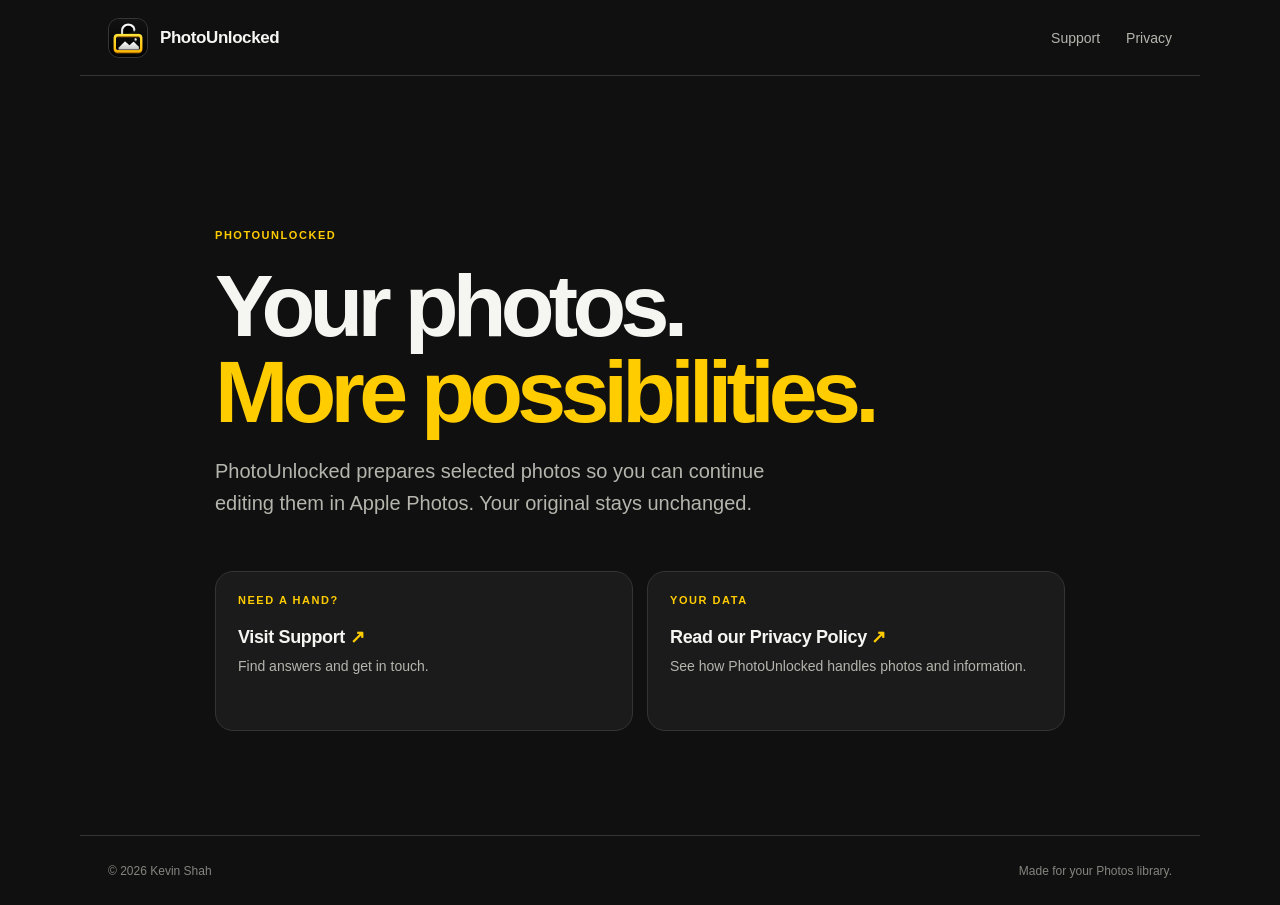
<file: index.html>
<!doctype html>
<html lang="en">
<head>
  <meta charset="utf-8">
  <meta name="viewport" content="width=device-width, initial-scale=1">
  <meta name="theme-color" content="#111111">
  <meta name="description" content="PhotoUnlocked support and privacy information.">
  <title>PhotoUnlocked — Help and Privacy</title>
  <link rel="icon" type="image/svg+xml" href="./assets/photounlocked-icon.svg?v=2">
  <link rel="stylesheet" href="./styles.css">
</head>
<body>
  <header class="site-header">
    <a class="brand" href="./" aria-label="PhotoUnlocked home"><img class="brand-icon" src="./assets/photounlocked-icon.png?v=1" alt="">PhotoUnlocked</a>
    <nav aria-label="Main navigation"><a href="./support/">Support</a><a href="./privacy/">Privacy</a></nav>
  </header>
  <main class="home-main">
    <p class="eyebrow">PHOTOUNLOCKED</p>
    <h1>Your photos.<br><span>More possibilities.</span></h1>
    <p class="intro">PhotoUnlocked prepares selected photos so you can continue editing them in Apple Photos. Your original stays unchanged.</p>
    <div class="link-grid">
      <a class="link-card" href="./support/"><span class="card-kicker">NEED A HAND?</span><strong>Visit Support <span aria-hidden="true">↗</span></strong><span>Find answers and get in touch.</span></a>
      <a class="link-card" href="./privacy/"><span class="card-kicker">YOUR DATA</span><strong>Read our Privacy Policy <span aria-hidden="true">↗</span></strong><span>See how PhotoUnlocked handles photos and information.</span></a>
    </div>
  </main>
  <footer><span>© 2026 Kevin Shah</span><span>Made for your Photos library.</span></footer>
</body>
</html>
</file>
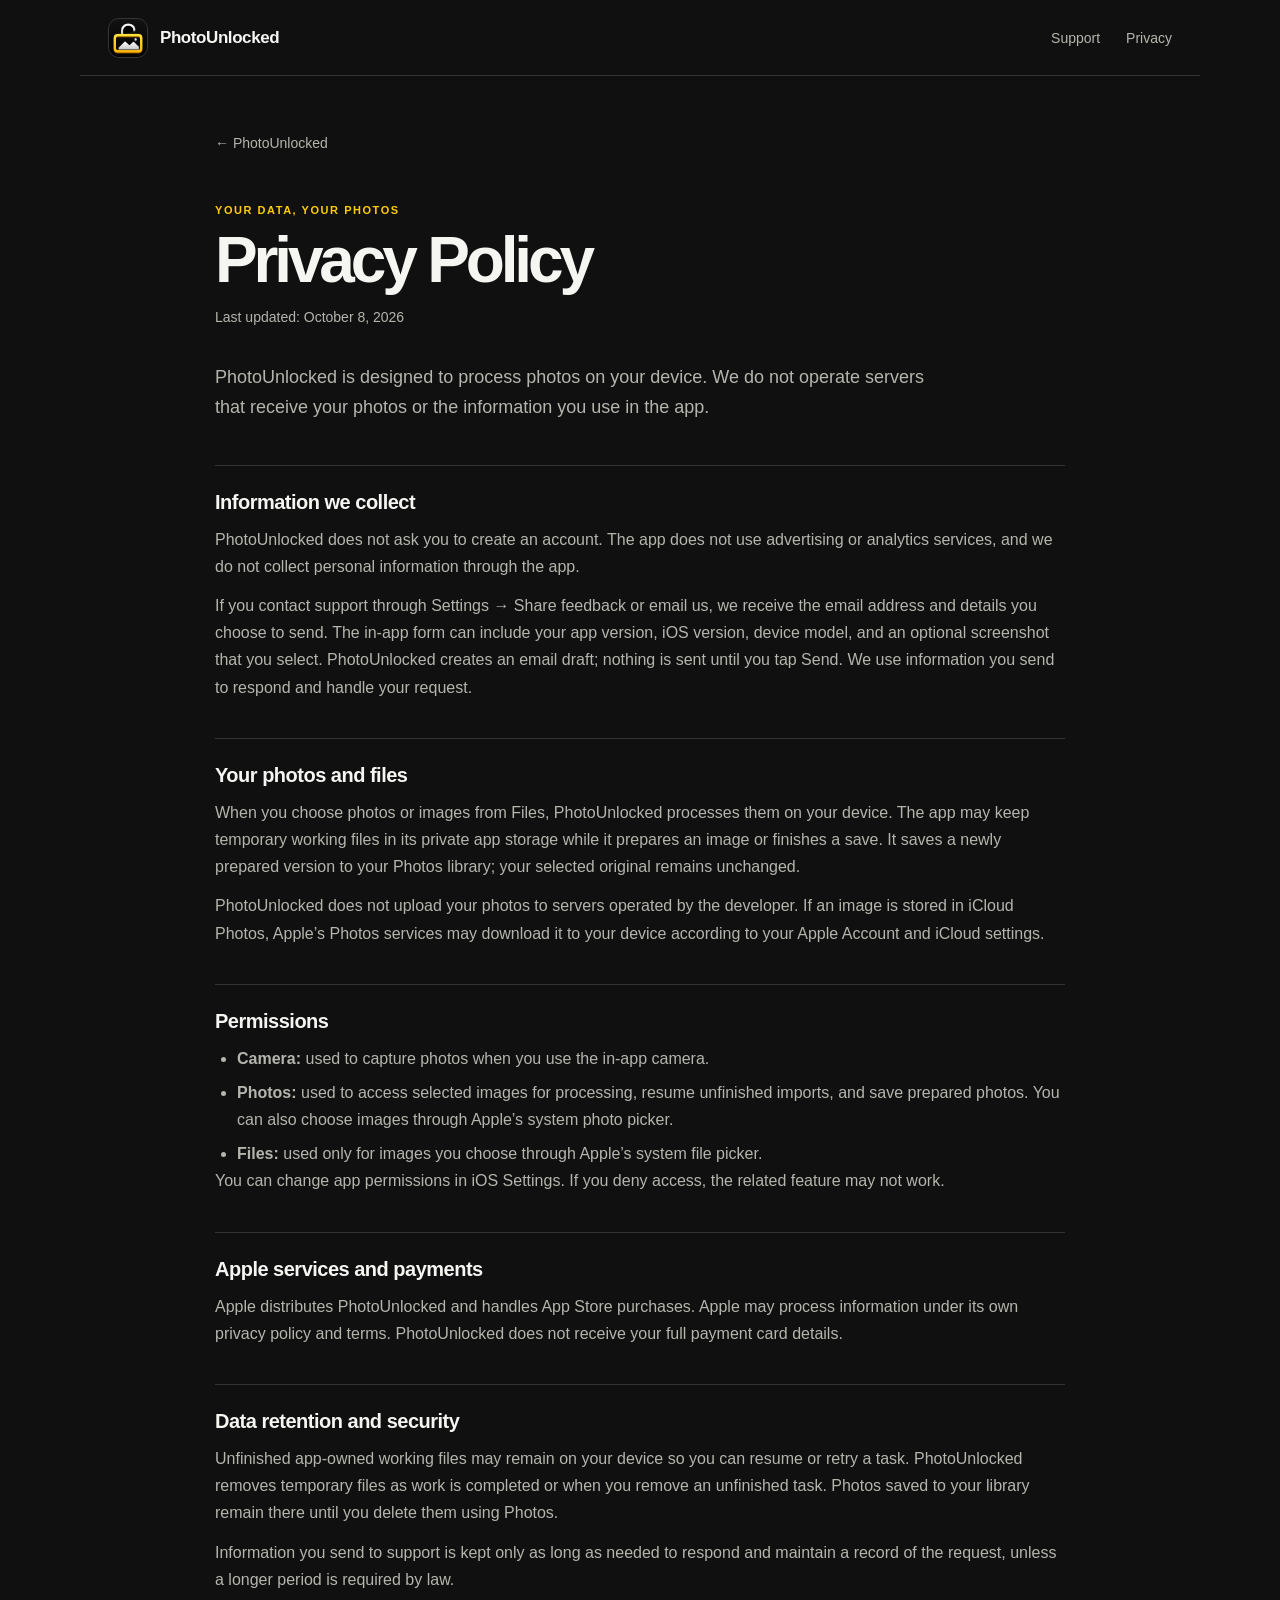
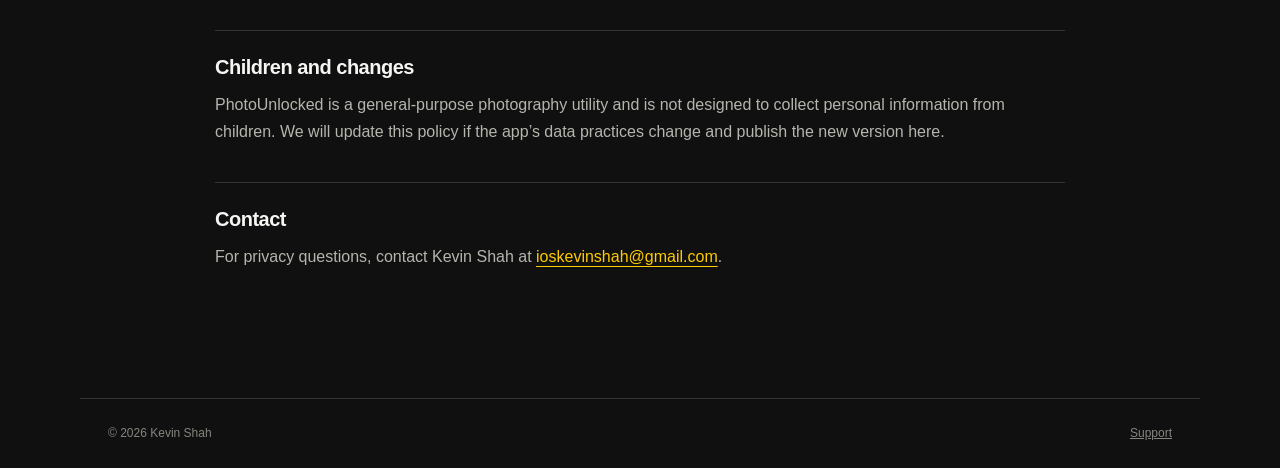
<file: privacy/index.html>
<!doctype html>
<html lang="en">
<head>
  <meta charset="utf-8">
  <meta name="viewport" content="width=device-width, initial-scale=1">
  <meta name="theme-color" content="#111111">
  <meta name="description" content="PhotoUnlocked Privacy Policy.">
  <title>Privacy Policy — PhotoUnlocked</title>
  <link rel="icon" type="image/svg+xml" href="../assets/photounlocked-icon.svg?v=2">
  <link rel="stylesheet" href="../styles.css">
</head>
<body>
  <header class="site-header">
    <a class="brand" href="../" aria-label="PhotoUnlocked home"><img class="brand-icon" src="../assets/photounlocked-icon.png?v=1" alt="">PhotoUnlocked</a>
    <nav aria-label="Main navigation"><a href="../support/">Support</a><a href="./" aria-current="page">Privacy</a></nav>
  </header>
  <main class="page-main">
    <a class="back-link" href="../">← PhotoUnlocked</a>
    <p class="eyebrow">YOUR DATA, YOUR PHOTOS</p>
    <h1>Privacy Policy</h1>
    <p class="updated">Last updated: October 8, 2026</p>
    <p class="lead">PhotoUnlocked is designed to process photos on your device. We do not operate servers that receive your photos or the information you use in the app.</p>

    <section class="content-section">
      <h2>Information we collect</h2>
      <p>PhotoUnlocked does not ask you to create an account. The app does not use advertising or analytics services, and we do not collect personal information through the app.</p>
      <p>If you contact support through Settings → Share feedback or email us, we receive the email address and details you choose to send. The in-app form can include your app version, iOS version, device model, and an optional screenshot that you select. PhotoUnlocked creates an email draft; nothing is sent until you tap Send. We use information you send to respond and handle your request.</p>
    </section>

    <section class="content-section">
      <h2>Your photos and files</h2>
      <p>When you choose photos or images from Files, PhotoUnlocked processes them on your device. The app may keep temporary working files in its private app storage while it prepares an image or finishes a save. It saves a newly prepared version to your Photos library; your selected original remains unchanged.</p>
      <p>PhotoUnlocked does not upload your photos to servers operated by the developer. If an image is stored in iCloud Photos, Apple’s Photos services may download it to your device according to your Apple Account and iCloud settings.</p>
    </section>

    <section class="content-section">
      <h2>Permissions</h2>
      <ul>
        <li><strong>Camera:</strong> used to capture photos when you use the in-app camera.</li>
        <li><strong>Photos:</strong> used to access selected images for processing, resume unfinished imports, and save prepared photos. You can also choose images through Apple’s system photo picker.</li>
        <li><strong>Files:</strong> used only for images you choose through Apple’s system file picker.</li>
      </ul>
      <p>You can change app permissions in iOS Settings. If you deny access, the related feature may not work.</p>
    </section>

    <section class="content-section">
      <h2>Apple services and payments</h2>
      <p>Apple distributes PhotoUnlocked and handles App Store purchases. Apple may process information under its own privacy policy and terms. PhotoUnlocked does not receive your full payment card details.</p>
    </section>

    <section class="content-section">
      <h2>Data retention and security</h2>
      <p>Unfinished app-owned working files may remain on your device so you can resume or retry a task. PhotoUnlocked removes temporary files as work is completed or when you remove an unfinished task. Photos saved to your library remain there until you delete them using Photos.</p>
      <p>Information you send to support is kept only as long as needed to respond and maintain a record of the request, unless a longer period is required by law.</p>
    </section>

    <section class="content-section">
      <h2>Children and changes</h2>
      <p>PhotoUnlocked is a general-purpose photography utility and is not designed to collect personal information from children. We will update this policy if the app’s data practices change and publish the new version here.</p>
    </section>

    <section class="content-section">
      <h2>Contact</h2>
      <p>For privacy questions, contact Kevin Shah at <a class="text-link" href="mailto:ioskevinshah@gmail.com?subject=PhotoUnlocked%20privacy">ioskevinshah@gmail.com</a>.</p>
    </section>
  </main>
  <footer><span>© 2026 Kevin Shah</span><a href="../support/">Support</a></footer>
</body>
</html>
</file>
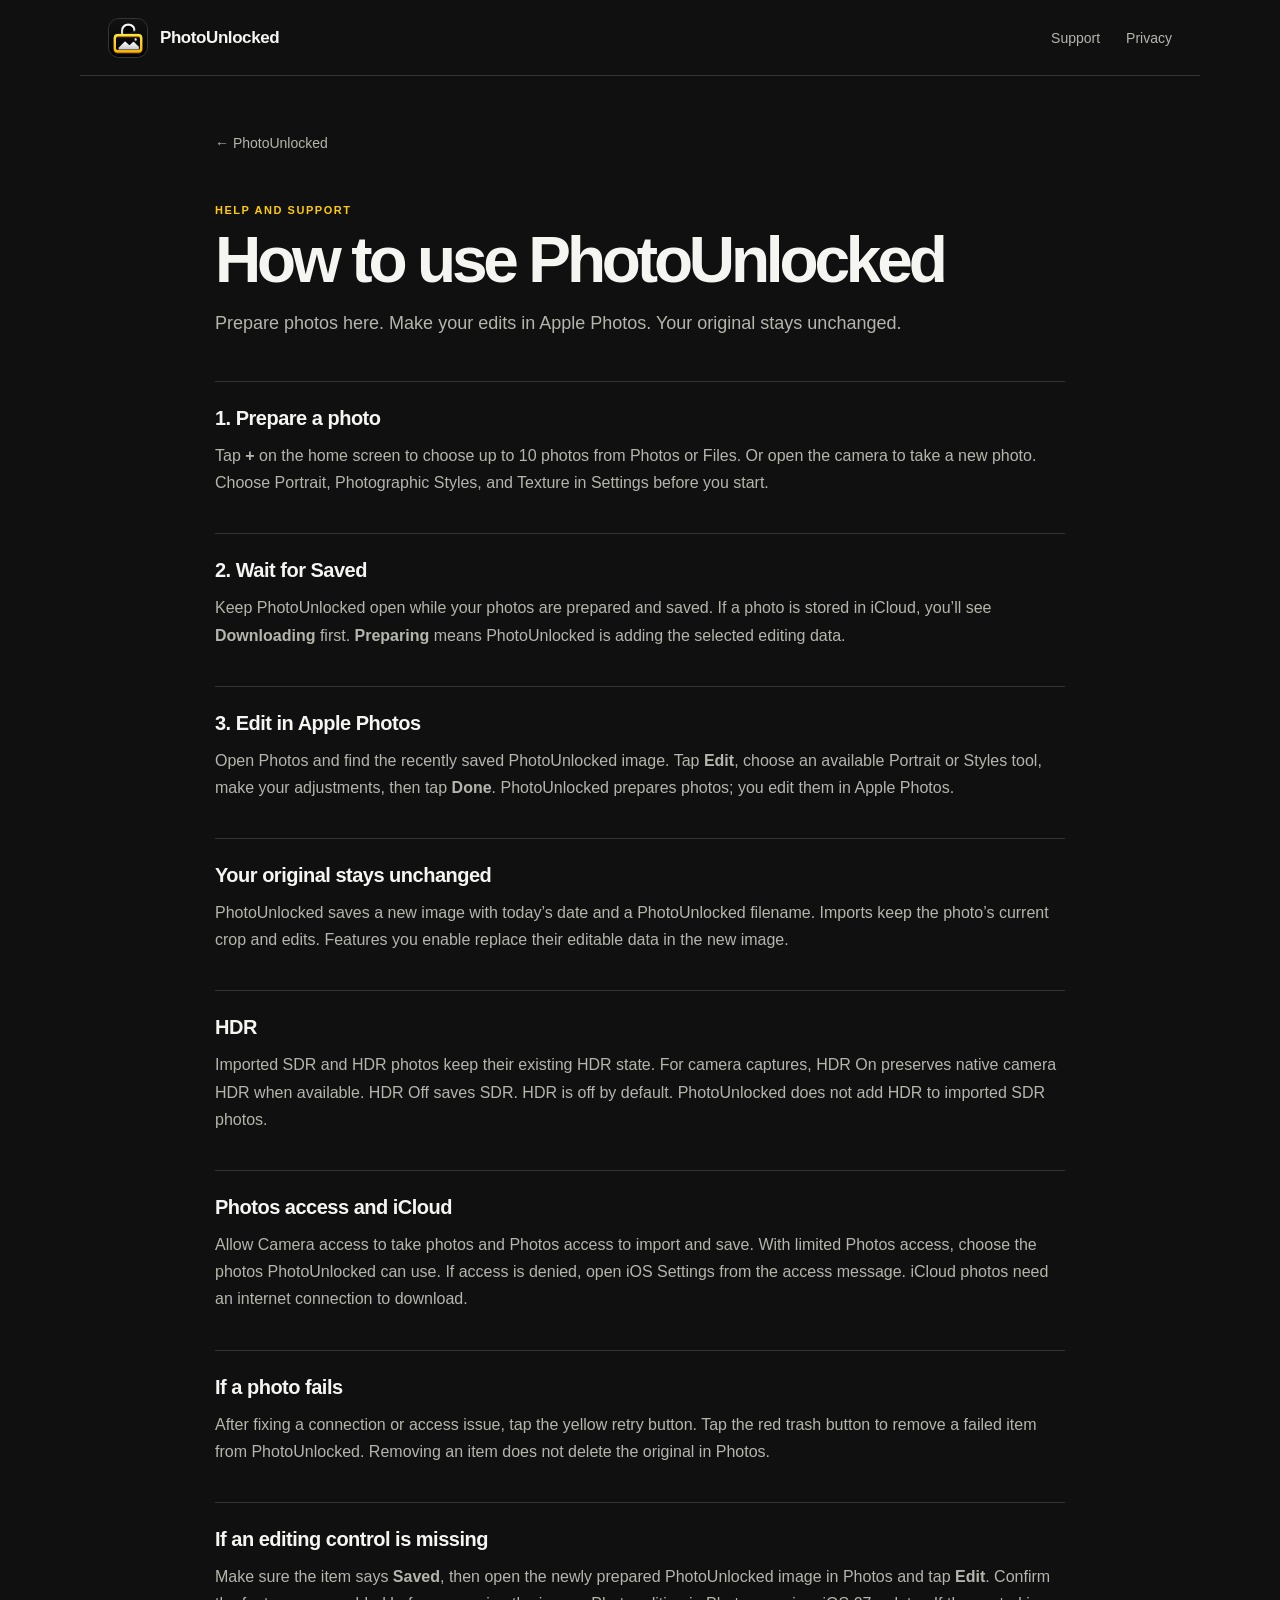
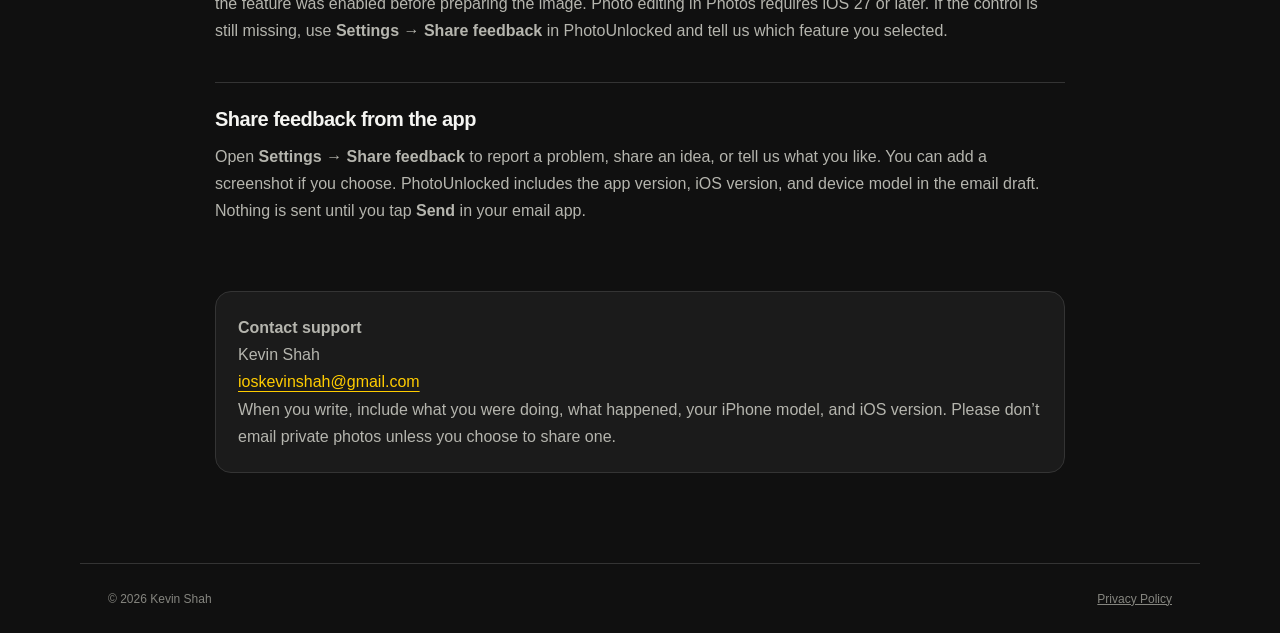
<file: support/index.html>
<!doctype html>
<html lang="en">
<head>
  <meta charset="utf-8">
  <meta name="viewport" content="width=device-width, initial-scale=1">
  <meta name="theme-color" content="#111111">
  <meta name="description" content="Help and contact information for PhotoUnlocked.">
  <title>Help and Support — PhotoUnlocked</title>
  <link rel="icon" type="image/svg+xml" href="../assets/photounlocked-icon.svg?v=2">
  <link rel="stylesheet" href="../styles.css">
</head>
<body>
  <header class="site-header">
    <a class="brand" href="../" aria-label="PhotoUnlocked home"><img class="brand-icon" src="../assets/photounlocked-icon.png?v=1" alt="">PhotoUnlocked</a>
    <nav aria-label="Main navigation"><a href="./" aria-current="page">Support</a><a href="../privacy/">Privacy</a></nav>
  </header>
  <main class="page-main">
    <a class="back-link" href="../">← PhotoUnlocked</a>
    <p class="eyebrow">HELP AND SUPPORT</p>
    <h1>How to use PhotoUnlocked</h1>
    <p class="lead">Prepare photos here. Make your edits in Apple Photos. Your original stays unchanged.</p>

    <section class="content-section">
      <h2>1. Prepare a photo</h2>
      <p>Tap <strong>+</strong> on the home screen to choose up to 10 photos from Photos or Files. Or open the camera to take a new photo. Choose Portrait, Photographic Styles, and Texture in Settings before you start.</p>
    </section>
    <section class="content-section">
      <h2>2. Wait for Saved</h2>
      <p>Keep PhotoUnlocked open while your photos are prepared and saved. If a photo is stored in iCloud, you’ll see <strong>Downloading</strong> first. <strong>Preparing</strong> means PhotoUnlocked is adding the selected editing data.</p>
    </section>
    <section class="content-section">
      <h2>3. Edit in Apple Photos</h2>
      <p>Open Photos and find the recently saved PhotoUnlocked image. Tap <strong>Edit</strong>, choose an available Portrait or Styles tool, make your adjustments, then tap <strong>Done</strong>. PhotoUnlocked prepares photos; you edit them in Apple Photos.</p>
    </section>
    <section class="content-section">
      <h2>Your original stays unchanged</h2>
      <p>PhotoUnlocked saves a new image with today’s date and a PhotoUnlocked filename. Imports keep the photo’s current crop and edits. Features you enable replace their editable data in the new image.</p>
    </section>
    <section class="content-section">
      <h2>HDR</h2>
      <p>Imported SDR and HDR photos keep their existing HDR state. For camera captures, HDR On preserves native camera HDR when available. HDR Off saves SDR. HDR is off by default. PhotoUnlocked does not add HDR to imported SDR photos.</p>
    </section>
    <section class="content-section">
      <h2>Photos access and iCloud</h2>
      <p>Allow Camera access to take photos and Photos access to import and save. With limited Photos access, choose the photos PhotoUnlocked can use. If access is denied, open iOS Settings from the access message. iCloud photos need an internet connection to download.</p>
    </section>
    <section class="content-section">
      <h2>If a photo fails</h2>
      <p>After fixing a connection or access issue, tap the yellow retry button. Tap the red trash button to remove a failed item from PhotoUnlocked. Removing an item does not delete the original in Photos.</p>
    </section>
    <section class="content-section">
      <h2>If an editing control is missing</h2>
      <p>Make sure the item says <strong>Saved</strong>, then open the newly prepared PhotoUnlocked image in Photos and tap <strong>Edit</strong>. Confirm the feature was enabled before preparing the image. Photo editing in Photos requires iOS 27 or later. If the control is still missing, use <strong>Settings → Share feedback</strong> in PhotoUnlocked and tell us which feature you selected.</p>
    </section>
    <section class="content-section">
      <h2>Share feedback from the app</h2>
      <p>Open <strong>Settings → Share feedback</strong> to report a problem, share an idea, or tell us what you like. You can add a screenshot if you choose. PhotoUnlocked includes the app version, iOS version, and device model in the email draft. Nothing is sent until you tap <strong>Send</strong> in your email app.</p>
    </section>

    <div class="contact-box">
      <p><strong>Contact support</strong><br>Kevin Shah<br><a class="text-link" href="mailto:ioskevinshah@gmail.com?subject=PhotoUnlocked%20support">ioskevinshah@gmail.com</a><br><span>When you write, include what you were doing, what happened, your iPhone model, and iOS version. Please don’t email private photos unless you choose to share one.</span></p>
    </div>
  </main>
  <footer><span>© 2026 Kevin Shah</span><a href="../privacy/">Privacy Policy</a></footer>
</body>
</html>
</file>
<file: styles.css>
:root {
  color-scheme: dark;
  --bg: #101010;
  --surface: #1b1b1b;
  --line: #343434;
  --text: #f5f5f2;
  --muted: #b5b5ae;
  --yellow: #ffcc00;
  font-family: -apple-system, BlinkMacSystemFont, "Segoe UI", sans-serif;
}

* { box-sizing: border-box; }
html { min-height: 100%; background: var(--bg); }
body { min-height: 100vh; margin: 0; background: var(--bg); color: var(--text); }
a { color: inherit; }
a:focus-visible { outline: 3px solid var(--yellow); outline-offset: 5px; }
.site-header { height: 76px; display: flex; align-items: center; justify-content: space-between; max-width: 1120px; margin: 0 auto; padding: 0 28px; border-bottom: 1px solid var(--line); }
.brand { display: inline-flex; align-items: center; gap: 12px; text-decoration: none; font-size: 17px; font-weight: 650; letter-spacing: -.025em; }
.brand-icon { display: block; width: 40px; height: 40px; flex: none; border: 1px solid rgba(255, 255, 255, .16); border-radius: 11px; }
nav { display: flex; gap: 26px; }
nav a { color: var(--muted); font-size: 14px; text-decoration: none; }
nav a:hover, .text-link:hover { color: var(--yellow); }
.home-main, .page-main { width: min(100% - 48px, 850px); margin: 0 auto; }
.home-main { padding: clamp(72px, 12vw, 142px) 0 104px; }
.eyebrow, .card-kicker { color: var(--yellow); font-size: 11px; font-weight: 700; letter-spacing: .14em; }
h1 { margin: 22px 0 20px; font-size: clamp(48px, 9vw, 88px); line-height: .98; letter-spacing: -.065em; }
h1 span { color: var(--yellow); }
.intro { max-width: 610px; margin: 0; color: var(--muted); font-size: clamp(17px, 2.4vw, 20px); line-height: 1.6; }
.link-grid { display: grid; grid-template-columns: repeat(2, minmax(0, 1fr)); gap: 14px; margin-top: 52px; }
.link-card { min-height: 160px; display: flex; flex-direction: column; align-items: flex-start; padding: 22px; border: 1px solid var(--line); border-radius: 18px; background: var(--surface); text-decoration: none; transition: border-color 160ms ease, transform 160ms ease; }
.link-card:hover { border-color: var(--yellow); transform: translateY(-2px); }
.link-card strong { margin: 20px 0 8px; font-size: 18px; letter-spacing: -.02em; }
.link-card strong span { color: var(--yellow); }
.link-card > span:last-child { color: var(--muted); font-size: 14px; line-height: 1.5; }
.page-main { padding: 58px 0 90px; }
.back-link { display: inline-block; margin-bottom: 42px; color: var(--muted); font-size: 14px; text-decoration: none; }
.page-main h1 { margin: 12px 0 16px; font-size: clamp(40px, 7vw, 64px); line-height: 1.02; }
.updated { margin: 0 0 38px; color: var(--muted); font-size: 14px; }
.lead { max-width: 720px; margin: 0 0 42px; color: var(--muted); font-size: 18px; line-height: 1.65; }
.content-section { padding: 25px 0; border-top: 1px solid var(--line); }
.content-section h2 { margin: 0 0 12px; font-size: 20px; letter-spacing: -.025em; }
.content-section p, .content-section li { color: var(--muted); font-size: 16px; line-height: 1.7; }
.content-section p { margin: 0 0 12px; }
.content-section ul { margin: 12px 0 0; padding-left: 22px; }
.content-section li + li { margin-top: 7px; }
.contact-box { margin-top: 30px; padding: 22px; border: 1px solid var(--line); border-radius: 16px; background: var(--surface); }
.contact-box p { margin: 0; color: var(--muted); line-height: 1.7; }
.text-link { color: var(--yellow); text-underline-offset: 4px; }
footer { max-width: 1120px; min-height: 70px; display: flex; justify-content: space-between; align-items: center; gap: 14px; margin: 0 auto; padding: 16px 28px; border-top: 1px solid var(--line); color: #85857f; font-size: 12px; }
@media (max-width: 640px) {
  .site-header { height: 66px; padding: 0 20px; }
  nav { gap: 17px; }
  .home-main, .page-main { width: min(100% - 40px, 850px); }
  .home-main { padding: 76px 0 80px; }
  .link-grid { grid-template-columns: 1fr; gap: 10px; margin-top: 38px; }
  .link-card { min-height: 140px; }
  .page-main { padding: 38px 0 68px; }
  footer { align-items: flex-start; flex-direction: column; padding: 18px 20px; }
}
@media (prefers-reduced-motion: reduce) { *, *::before, *::after { scroll-behavior: auto !important; transition-duration: .01ms !important; } }
</file>
